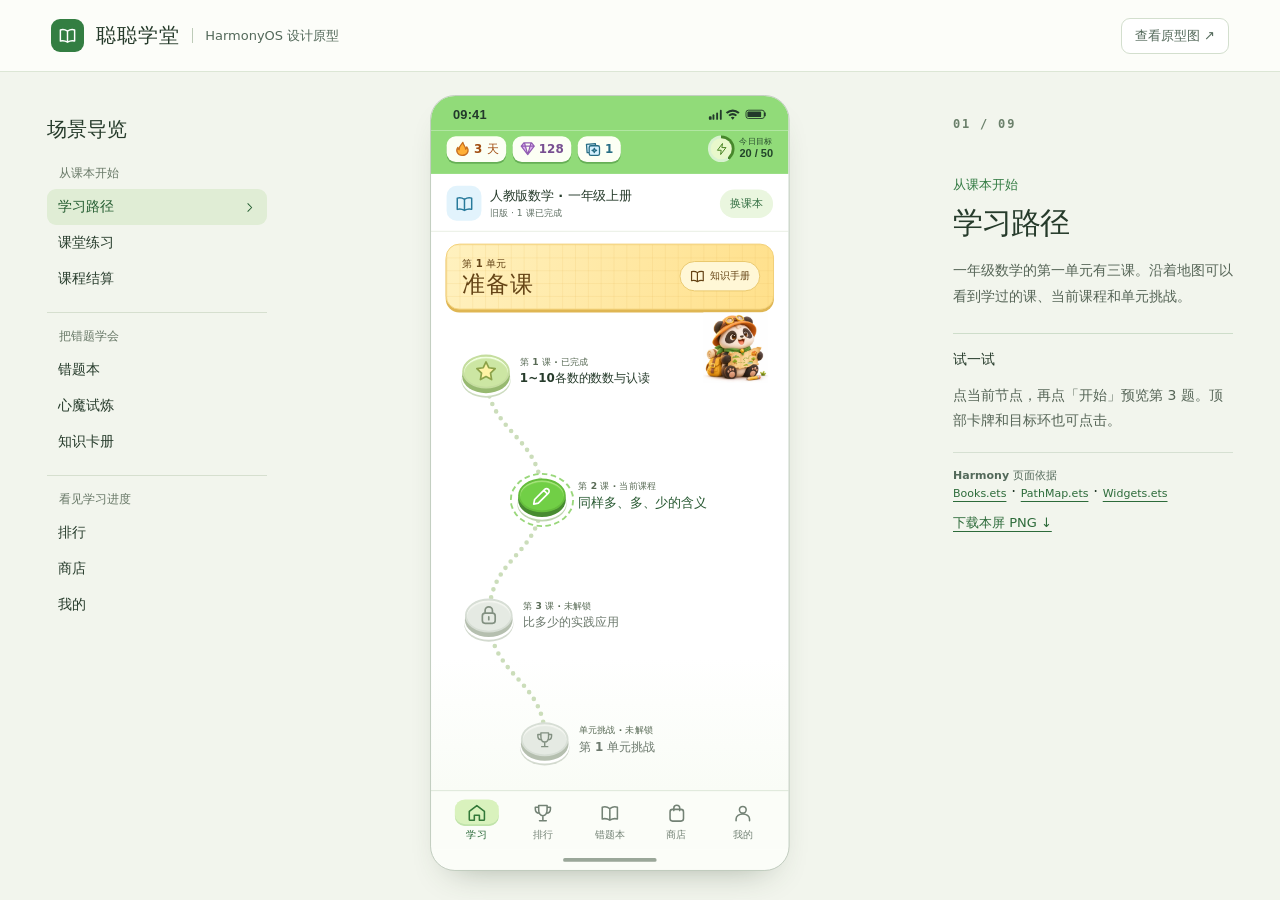
<file: design/prototype/index.html>
<!doctype html>
<html lang="zh-CN">
<head>
  <meta charset="utf-8">
  <meta name="viewport" content="width=device-width,initial-scale=1">
  <title>聪聪学堂 · HarmonyOS 设计原型</title>
  <link rel="stylesheet" href="style.css">
  <link rel="stylesheet" href="recovery.css">
  <link rel="stylesheet" href="tabs.css">
  <script defer src="recovery.js"></script>
  <script defer src="tabs.js"></script>
  <script defer src="main.js"></script>
</head>
<body>
  <header class="viewer-head">
    <div class="viewer-brand"><span id="brand-icon"></span><b>聪聪学堂</b><i></i><span>HarmonyOS 设计原型</span></div>
    <a class="board-link" href="boards.html?page=1">查看原型图 ↗</a>
  </header>
  <main class="studio">
    <aside class="scene-menu">
      <h2>场景导览</h2>
      <nav id="scene-list" aria-label="原型场景"></nav>
      <div class="mobile-picker"><label for="scene-picker">切换场景</label><select id="scene-picker"></select></div>
    </aside>
    <div class="phone-stage"><div class="phone-space"><section class="phone" id="phone" aria-label="手机界面"></section></div></div>
    <aside class="scene-notes" aria-label="场景说明">
      <div class="page-mark" id="page-mark"></div>
      <p id="group-name"></p><h1 id="scene-name"></h1>
      <p id="scene-desc"></p>
      <div class="note-rule"></div><h3>试一试</h3><p id="scene-action"></p>
      <div class="sources"><span>Harmony 页面依据</span><div id="source-ref"></div></div>
      <a id="download" download>下载本屏 PNG ↓</a>
    </aside>
  </main>
</body>
</html>
</file>
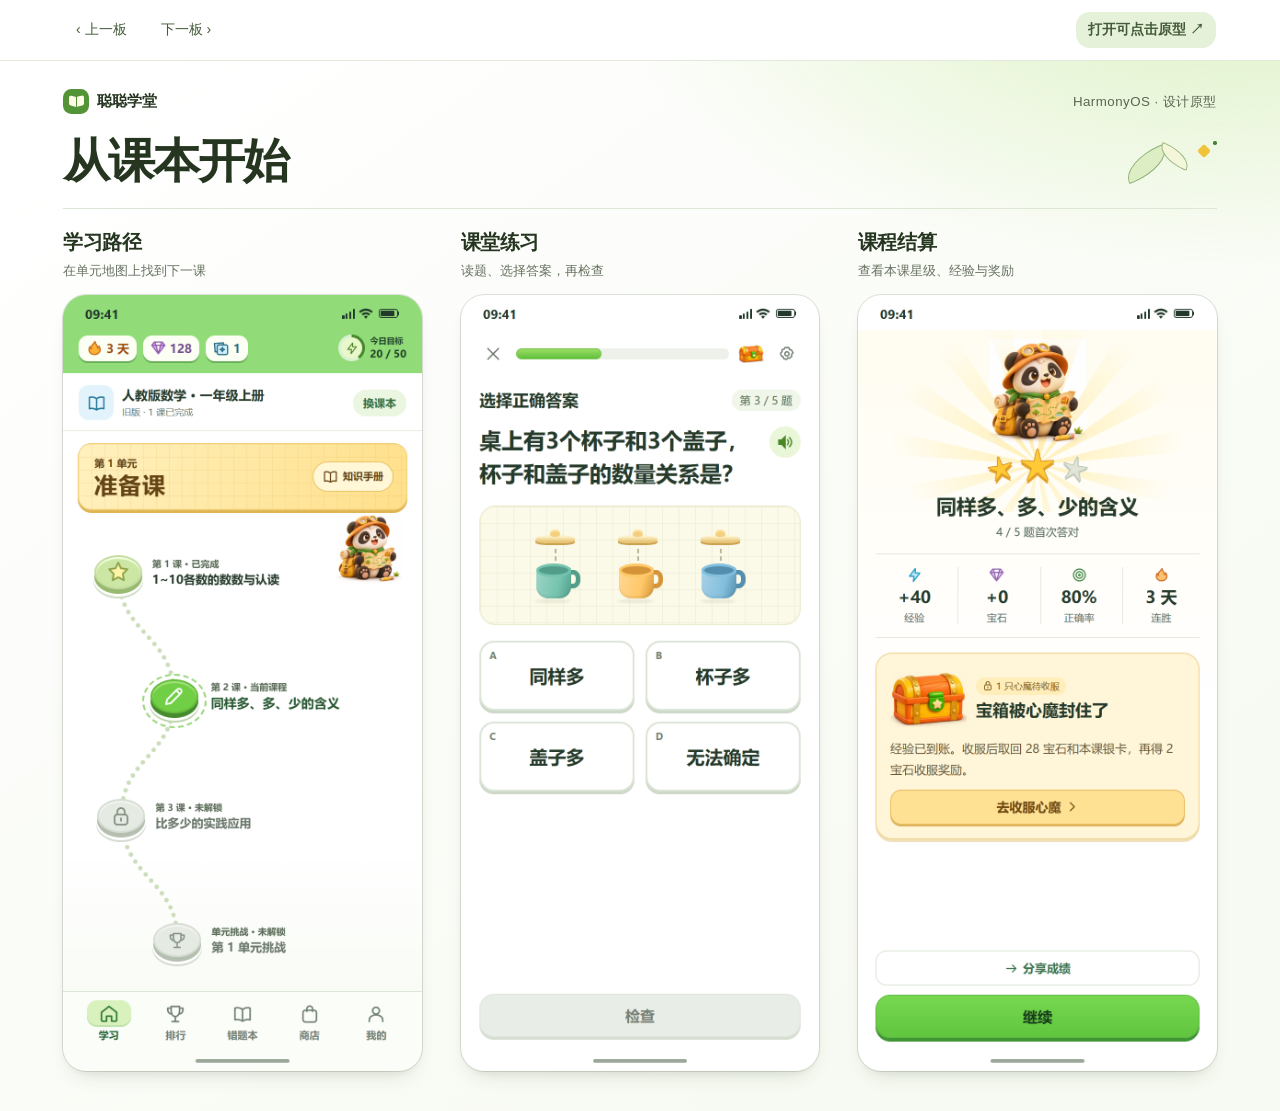
<file: design/prototype/boards.html>
<!doctype html>
<html lang="zh-CN">
<head>
  <meta charset="utf-8">
  <meta name="viewport" content="width=device-width,initial-scale=1">
  <title>聪聪学堂 · 设计原型</title>
  <style>
    * { box-sizing: border-box; }
    :root {
      font-family: "HarmonyOS Sans SC", "Microsoft YaHei UI", "Microsoft YaHei", sans-serif;
      color: #253520;
      background: #f0f2e9;
    }
    body { margin: 0; }
    .presentation { width: 1536px; margin: 0 auto; }
    .board {
      --tint: #def2c6;
      --accent: #487d32;
      --paper: #f7faf2;
      --edge: #dce7d4;
      position: relative;
      isolation: isolate;
      width: 1536px;
      padding: 33px 76px 48px;
      overflow: hidden;
      background: radial-gradient(ellipse 710px 350px at 94% -8%, var(--tint), transparent),
        linear-gradient(145deg, #ffffff 4%, var(--paper) 81%);
    }
    .board[data-page="2"] {
      --tint: #ffedb4; --accent: #907223; --paper: #fffcf3; --edge: #eee4c9;
    }
    .board[data-page="3"] {
      --tint: #e2efbc; --accent: #527d3b; --paper: #f7faf2; --edge: #e0e7d3;
    }
    .masthead { display: flex; align-items: center; justify-content: space-between; }
    .brand { display: flex; align-items: center; gap: 10px; font-size: 18px; font-weight: 750; }
    .brand-mark {
      display: inline-block; width: 31px; height: 31px; position: relative;
      border-radius: 10px; background: #539536;
    }
    .brand-mark::before, .brand-mark::after {
      content: ""; position: absolute; top: 9px; width: 8px; height: 12px; background: #fffce6;
    }
    .brand-mark::before { left: 7px; transform: skewY(14deg); border-radius: 3px 1px 0 2px; }
    .brand-mark::after { right: 7px; transform: skewY(-14deg); border-radius: 1px 3px 2px 0; }
    .edition { margin: 0; color: #586653; font-size: 16px; line-height: 30px; letter-spacing: .55px; }
    .intro {
      display: flex; align-items: center; justify-content: space-between;
      height: 114px; border-bottom: 1px solid var(--edge);
    }
    h1 { margin: 0; font-size: 56px; letter-spacing: -2.4px; line-height: 1.25; font-weight: 750; }
    .intro-art { width: 120px; height: 56px; position: relative; }
    .intro-art i { position: absolute; border: 1px solid color-mix(in srgb, var(--accent) 55%, transparent); }
    .intro-art i:nth-child(1) { width: 56px; height: 29px; left: 8px; top: 17px; transform: rotate(-23deg); border-radius: 100% 8% 97% 4%; background: #ddeec5; }
    .intro-art i:nth-child(2) { width: 40px; height: 20px; left: 50px; top: 12px; transform: rotate(24deg); border-radius: 4% 90% 6% 92%; background: #f3f6d8; }
    .intro-art i:nth-child(3) { width: 12px; height: 12px; right: 9px; top: 10px; background: #f0c43a; border: 0; transform: rotate(45deg); border-radius: 3px; }
    .intro-art i:nth-child(4) { width: 4px; height: 4px; right: 0; top: 4px; background: var(--accent); border: 0; border-radius: 50%; }
    .panels { display: grid; grid-template-columns: repeat(3,minmax(0,1fr)); column-gap: 46px; }
    figure { margin: 0; }
    figcaption { padding: 24px 0 17px; }
    h2 { margin: 0 0 5px; font-size: 24px; line-height: 1.36; letter-spacing: -.5px; font-weight: 720; }
    .description { margin: 0; color: #66715f; font-size: 16px; line-height: 1.48; }
    .screen {
      display: block; overflow: hidden; isolation: isolate;
      background: #fff; border-radius: 28px;
      outline: 1px solid rgba(51,74,37,.16);
      box-shadow: 0 3px 7px rgba(43,61,32,.035), 0 14px 26px -13px rgba(47,65,35,.20);
    }
    .screen:focus-visible { outline: 3px solid var(--accent); outline-offset: 5px; }
    .screen img { display: block; width: 100%; height: auto; aspect-ratio: 390/844; }
    .board-nav {
      margin: 0 auto; max-width: 1536px; display: flex; align-items: center; gap: 10px;
      padding: 12px clamp(16px,5vw,76px); background: #fff; border-bottom: 1px solid #e3eadc;
      font-size: 14px;
    }
    .board-nav a {
      display: inline-flex; align-items: center; min-height: 36px; color: #435b38;
      text-decoration: none; border-radius: 14px; padding: 0 12px;
    }
    .board-nav a:hover, .board-nav a:focus-visible { background: #edf5e5; }
    .board-nav a:last-child { margin-left: auto; background: #e5f1d9; font-weight: 650; }
    html.export .board-nav { display: none; }
    @media (max-width: 700px) {
      html:not(.export) .presentation, html:not(.export) .board { width: 100%; }
      html:not(.export) .board { padding: 20px 19px 32px; }
      html:not(.export) .intro { height: 75px; }
      html:not(.export) h1 { font-size: 33px; letter-spacing: -.9px; }
      html:not(.export) .brand { gap: 7px; font-size: 15px; }
      html:not(.export) .edition { font-size: 12px; }
      html:not(.export) .intro-art { transform: scale(.64); transform-origin: right center; }
      html:not(.export) .panels { grid-template-columns: minmax(0, 1fr); }
      html:not(.export) figcaption { padding: 19px 0 12px; }
      html:not(.export) .board-nav { gap: 2px; padding: 6px 10px; }
    }
  </style>
</head>
<body>
  <nav class="board-nav" aria-label="原型导览">
    <a id="previous-board" href="?page=3">‹ 上一板</a>
    <a id="next-board" href="?page=2">下一板 ›</a>
    <a id="open-preview" href="index.html">打开可点击原型 ↗</a>
  </nav>
  <div class="presentation">
    <main class="board" aria-labelledby="board-title">
      <header>
        <div class="masthead">
          <div class="brand"><span class="brand-mark" aria-hidden="true"></span>聪聪学堂</div>
          <p class="edition">HarmonyOS · 设计原型</p>
        </div>
        <div class="intro">
          <h1 id="board-title"></h1>
          <div class="intro-art" aria-hidden="true"><i></i><i></i><i></i><i></i></div>
        </div>
      </header>
      <section class="panels" aria-label="手机画面"></section>
    </main>
  </div>
  <script>
    const pages = [
      {
        title: "从课本开始",
        screens: [
          ["home", "学习路径", "在单元地图上找到下一课"],
          ["lesson", "课堂练习", "读题、选择答案，再检查"],
          ["result", "课程结算", "查看本课星级、经验与奖励"]
        ]
      },
      {
        title: "把错题学会",
        screens: [
          ["review", "错题本", "从待复习的错题开始"],
          ["remedy", "心魔试炼", "重做原题，再挑战变式题"],
          ["cards", "知识卡册", "翻看收集到的课程知识卡"]
        ]
      },
      {
        title: "看见学习进度",
        screens: [
          ["league", "排行", "查看联赛规则和解锁进度"],
          ["shop", "商店", "用宝石兑换补给和装扮"],
          ["profile", "我的", "查看每日任务，领取宝石"]
        ]
      }
    ];
    const query = new URLSearchParams(location.search);
    const exporting = query.get("export") === "1";
    document.documentElement.classList.toggle("export", exporting);
    const requestedPage = Number(query.get("page"));
    const page = pages[requestedPage - 1] || pages[0];
    const pageIndex = pages.indexOf(page);
    document.querySelector(".board").dataset.page = String(pageIndex + 1);
    document.getElementById("previous-board").href = "?page=" + ((pageIndex + pages.length - 1) % pages.length + 1);
    document.getElementById("next-board").href = "?page=" + ((pageIndex + 1) % pages.length + 1);
    document.getElementById("open-preview").href = "index.html#" + page.screens[0][0];
    document.querySelector("h1").textContent = page.title;
    document.title = page.title + " · 聪聪学堂";
    const panels = document.querySelector(".panels");
    panels.innerHTML = page.screens.map(([id,title,description]) => {
      const url = "screens/" + id + ".png";
      return '<figure><figcaption><h2>' + title + '</h2><p class="description">' + description
        + '</p></figcaption><a class="screen" href="' + url + '" aria-label="打开' + title
        + '单屏原图"><img width="780" height="1688" src="' + url + '" alt="' + title + '界面"></a></figure>';
    }).join("");
    function fitBoard() {
      const width = document.documentElement.clientWidth;
      document.querySelector(".presentation").style.zoom = width <= 700 && !exporting ? 1 : Math.min(1, width / 1536);
    }
    fitBoard();
    window.addEventListener("resize", fitBoard);
  </script>
</body>
</html>
</file>
<file: design/prototype/style.css>
:root {
  --ink:#263b2b; --muted:#53695a; --purple:#287c3d; --tint:#ecf8d9; --line:#dbe6d6;
  --amber:#a35a0a; --surface:#fff; --green:#56c641; --edge:#34973c; --phone-scale:1;
  font-family:"HarmonyOS Sans SC","Microsoft YaHei UI","Microsoft YaHei",system-ui,sans-serif;
  color:var(--ink); background:#f2f5ed; font-size:15px; font-synthesis:none;
}
* {box-sizing:border-box}
body,h1,h2,h3,p,figure {margin:0}
button,select,input {font:inherit}
button {cursor:pointer;color:inherit;background:none;border:0;padding:0;text-align:inherit}
button:disabled {cursor:default}
button:focus-visible,a:focus-visible,select:focus-visible,summary:focus-visible {outline:3px solid #2987b9;outline-offset:3px}
button,a {-webkit-tap-highlight-color:transparent}
.ui-icon {flex-shrink:0;display:inline-block;vertical-align:middle}
.study-art {object-fit:contain;display:block;mix-blend-mode:multiply}
.viewer-head {height:72px;padding:0 clamp(22px,4vw,68px);display:flex;justify-content:space-between;align-items:center;background:#fcfdf9;border-bottom:1px solid #dce6d5}
.viewer-brand,.board-link,.viewer-brand>span:first-child {display:flex;align-items:center}
.viewer-brand {gap:12px}.viewer-brand>span:first-child {background:#337e42;border-radius:9px;width:33px;height:33px;justify-content:center;color:white}
.viewer-brand>b {font-size:20px;letter-spacing:1px}.viewer-brand>i {height:15px;width:1px;background:#bdcbb8}.viewer-brand>span:last-child,.board-link {font-size:13px;color:var(--muted)}
.board-link {text-decoration:none;min-height:36px;padding:0 13px;border:1px solid #d3dfce;border-radius:9px;background:white}
.studio {display:grid;grid-template-columns:minmax(150px,220px) minmax(315px,1fr) minmax(180px,280px);gap:clamp(12px,3.5vw,65px);align-items:start;max-width:1250px;margin:0 auto;padding:24px 32px 20px}
.scene-menu,.scene-notes {padding-top:20px}
.scene-menu h2 {font-size:20px;margin-bottom:22px}.scene-menu h3 {font-size:12px;font-weight:650;color:#687867;margin:15px 0 7px 12px}
.scene-menu section+section {border-top:1px solid #d6dfcf;margin-top:15px}
#scene-list button {width:100%;padding:9px 11px;border-radius:9px;display:flex;align-items:center;justify-content:space-between;font-size:14px}
#scene-list button svg {opacity:0}#scene-list .active {background:#e0edd5;color:#245d31;font-weight:700}#scene-list .active svg {opacity:1}
.phone-stage {display:grid;justify-content:center}
.phone-space {width:calc(390px * var(--phone-scale));height:calc(844px * var(--phone-scale))}
.phone {width:390px;height:844px;transform:scale(var(--phone-scale));transform-origin:left top;display:flex;flex-flow:column;position:relative;overflow:hidden;border-radius:26px;isolation:isolate;background:white;outline:1px solid #bfcbbd;box-shadow:0 18px 39px -23px #34472f78}
.phone-status {height:38px;flex:none;display:flex;align-items:center;gap:4px;padding:2px 24px 0;color:#22392b;background:#fff;font-family:"Segoe UI",sans-serif}
.phone-status time {font-size:14px;letter-spacing:.2px;font-weight:700;margin-right:auto}.signal {display:flex;align-items:end;gap:1.3px;height:11px}
.signal i {width:2.5px;border-radius:1px;background:currentColor}.signal i:nth-child(1){height:4px}.signal i:nth-child(2){height:6px}.signal i:nth-child(3){height:8px}.signal i:nth-child(4){height:11px}
.battery {width:21px;height:10px;border:1px solid currentColor;border-radius:3px;position:relative;margin:0 2px}.battery:before {content:"";position:absolute;inset:1.2px 3px 1.2px 1px;border-radius:1px;background:currentColor}.battery:after {content:"";width:1.5px;height:4px;background:currentColor;position:absolute;left:100%;top:2px}
.app-body {flex:1;min-height:0;overflow:auto;scrollbar-width:none;overscroll-behavior:contain;background:#fff}
.app-body::-webkit-scrollbar {display:none}
.phone:has([data-scene=home]) .phone-status {background:#91db79}
.bottom-nav {height:65px;flex:none;display:flex;align-items:center;justify-content:space-evenly;background:#fbfdf8;border-top:1px solid var(--line);padding:3px 5px}
.bottom-nav button {min-width:56px;display:flex;align-items:center;flex-direction:column;gap:2px;font-size:11px;font-weight:650;color:#738275;line-height:15px}
.bottom-nav button>span {width:48px;height:29px;display:grid;place-items:center;border-radius:11px}
.bottom-nav button.active {color:#226431}.bottom-nav button.active>span {background:#d9f2bd;box-shadow:inset 0 -2px #c0e3ab;color:#327838}
.gesture {height:22px;flex:none;background:#fbfdf8;display:grid;place-items:center}.gesture i {width:102px;height:4px;border-radius:99px;background:#9aa799}
.immersive .gesture {background:white}
.page-mark {font:600 12px/1.4 Consolas,monospace;letter-spacing:1.8px;color:#6b806b}
#group-name {font-size:13px;color:#337b43;margin:43px 0 9px;font-weight:700}.scene-notes h1 {font-size:30px;letter-spacing:-1px}
#scene-desc,#scene-action {font-size:14px;line-height:1.85;color:#566557;margin:14px 0}
.note-rule {border-top:1px solid #ceddca;margin:23px 0 17px}.scene-notes h3 {font-size:14px}.scene-notes a {display:inline-block;color:#2d6b3a;font-size:13px;margin-top:10px;text-underline-offset:4px}
.mobile-picker {display:none}
.learn-page {min-height:100%;background:linear-gradient(180deg,#fff 80%,#f9fcf6);display:flex;flex-direction:column}
.home-stats {min-height:47px;padding:0 17px 8px;display:flex;align-items:center;gap:7px;background:#91db79;color:#23462a}
.stat-badge {height:28px;display:inline-flex;align-items:center;gap:4px;padding:0 8px;border-radius:10px;background:#fcfff4;font-size:13px;font-weight:750;box-shadow:0 2px #66af56;white-space:nowrap}
.stat-badge.streak {color:#a14e12}.streak svg {fill:#ffb036;stroke:#c77020}.stat-badge.money {color:#774e91}.money svg {fill:#e1b2f3;stroke:#915eb2}.card-count {color:#276d84}.card-count svg {fill:#d5f1ff}
.goal-toggle {margin-left:auto;display:flex;gap:5px;align-items:center;font-size:9px;font-weight:650;line-height:1.25;white-space:nowrap}.goal-toggle b {display:block;font:750 12px/1.35 "Segoe UI",sans-serif}
.goal-toggle i {background:conic-gradient(#47872b var(--goal),#ffffffa6 0);border-radius:50%;width:29px;height:29px;position:relative;display:grid;place-items:center;isolation:isolate;color:#488322}
.goal-toggle i:before {content:"";position:absolute;inset:3px;background:#e8f8cb;border-radius:50%;z-index:-1}
.book-row {display:flex;align-items:center;gap:6px;padding:13px 17px 11px;border-bottom:1px solid #e7ede1;background:#fff}
.book-title {display:flex;align-items:center;gap:9px;min-width:0;flex:1}.book-title strong,.book-title small {display:block}.book-title strong {font-size:14px}.book-title small {font-size:10px;color:#607064;margin-top:3px}
.book-symbol {background:#e2f3fc;color:#287a9b;border-radius:11px;width:38px;height:38px;display:grid;place-items:center}
.switch-book,.unit-banner button {font-weight:700;white-space:nowrap;border-radius:99px}
.switch-book {background:#eaf6df;color:#367044;font-size:12px;padding:7px 11px}
.map-panel {margin:13px 16px 3px;flex:1;display:flex;flex-direction:column}
.unit-banner {position:relative;display:flex;align-items:center;justify-content:space-between;background-color:#ffe59a;background-image:linear-gradient(#e9bd602d 1px,transparent 1px),linear-gradient(90deg,#e9bd602d 1px,transparent 1px),linear-gradient(108deg,#fff1bf,#ffe08b);background-size:14px 14px,14px 14px,100% 100%;box-shadow:0 3px #dfb653;border:1px solid #f1cf79;border-radius:15px;padding:10px 14px 10px 17px;color:#654416}
.unit-banner small {font-size:11px;font-weight:700}.unit-banner h1 {font-size:25px;letter-spacing:1px;line-height:1.26}
.unit-banner button {border:1px solid #e9c667;background:#fff7d6;padding:7px 10px;font-size:11px;display:flex;align-items:center;gap:5px}
.path-map {position:relative;flex:1;min-height:260px;isolation:isolate}
.path-line {position:absolute;width:100%;height:100%;inset:0;z-index:-1}
.map-panda {position:absolute;right:3px;top:3px;width:77px;height:77px}.map-panda img {width:100%;height:100%}
.map-stop {position:absolute;display:flex;align-items:center;gap:11px;max-width:calc(100% - 24px);min-height:58px;transform:translateY(-50%)}
.map-stop.current {right:0}
.stop-1 {left:5%;top:13%}.stop-2 {left:22%;top:39%}.stop-3 {left:6%;top:64%}.stop-exam {left:23%;top:min(90%,calc(100% - 34px))}
.node-icon {
  --node-highlight:#f3ffe4; --node-rim:#97b970; --node-base:#cddcc0;
  position:relative;flex:none;width:52px;aspect-ratio:52 / 37;display:grid;place-items:center;
  background:#cce6a3;color:#51772e;border:2px solid #c5dd9f;border-radius:50%;
  box-shadow:inset 0 2px 1px var(--node-highlight),0 5px var(--node-rim),0 7px 0 1px #fff,0 9px 0 1px var(--node-base);
}
.node-label {display:flex;flex-direction:column;gap:2px;align-items:start;white-space:nowrap}.node-label small {font-size:10px;font-weight:700;color:#596b56}.node-label strong {font-size:13px}
.current .node-icon {--node-highlight:#a7e47d;--node-rim:#478b30;--node-base:#bed5ae;background:#71cf46;border-color:#65bd3c;color:#fff}
.current .node-icon:before {content:"";position:absolute;inset:-8px -11px -18px;border:2px dashed #99d77a;border-radius:50%}
.current .node-label {margin-left:3px}.current .node-label strong {color:#285932;font-size:14px}
.locked .node-icon {--node-highlight:#f4f6f1;--node-rim:#b5bfaf;--node-base:#d3dacf;background:#e5eae3;color:#829081;border-color:#d7ded5}
.locked .node-label {color:#6c796d}.done .node-icon svg {fill:#fff3a5;stroke:#8ca249}
.icon-btn,.audio-btn {display:grid;place-items:center;height:34px;width:34px;flex:none;border-radius:50%;color:#657466}
.lesson-page {display:flex;flex-direction:column;min-height:100%;padding:0 20px 15px;background:white}
.lesson-progress {display:flex;gap:10px;align-items:center;min-height:52px}
.progress-segs {flex:1;height:12px;border-radius:22px;background:#edf1ea;overflow:hidden}
.progress-segs i {display:block;width:40%;height:100%;border:1px solid #73c34a;border-radius:22px;background:linear-gradient(#9ade63,#61c23f)}
.lesson-gift {display:grid;place-items:center;min-width:28px;font-size:13px}.lesson-progress .icon-btn {width:30px}
.q-header {display:flex;align-items:center;justify-content:space-between;margin:13px 0 14px}.q-header strong {font-size:18px}.q-header>span {color:#587258;font-size:12px;background:#f0f6e9;border-radius:20px;padding:4px 9px}
.question-stem {display:flex;align-items:flex-start;gap:9px}.question-stem h1 {flex:1;font-size:24px;line-height:1.5;letter-spacing:0}
.audio-btn {background:#e9f6d7;color:#498728;margin-top:3px}
.math-board {height:130px;flex:none;border:1px solid #e8e8c9;border-radius:18px;background-color:#fbf9e8;background-image:linear-gradient(#d8daba40 1px,transparent 1px),linear-gradient(90deg,#d8daba40 1px,transparent 1px);background-size:18px 18px;margin:17px 0}
.pair-row {height:100%;display:flex;justify-content:space-evenly;align-items:center;padding:0 18px}
.cup-pair {position:relative;width:48px;height:93px;--cup:#75c4af;--dark:#529d8a}
.cup-pair:nth-child(2){--cup:#ffc868;--dark:#d59437}.cup-pair:nth-child(3){--cup:#84bfdd;--dark:#538eae}
.lid {position:absolute;width:43px;height:9px;background:linear-gradient(#fff3ca 18%,#e9c577 80%);border-radius:55% 55% 36% 36%;box-shadow:0 2px #c9a04d;top:13px;left:0}.lid i {position:absolute;top:-6px;left:16px;width:11px;height:8px;border-radius:50% 50% 35% 35%;background:#f4cf80;box-shadow:inset 0 2px #ffe7a7}
.paired {position:absolute;left:21px;top:28px;height:13px;border-left:2px dashed #b9b69a}
.cup-holder {position:absolute;top:48px;left:1px;width:38px;height:34px}.cup-holder i {position:absolute;border:5px solid var(--dark);width:17px;height:20px;right:-10px;top:3px;border-radius:45%}.cup-holder b {position:absolute;inset:0;border-radius:3px 3px 13px 13px;background:linear-gradient(105deg,color-mix(in srgb,var(--cup),white 30%),var(--cup) 64%,var(--dark));box-shadow:inset 0 -3px #0000000c}.cup-holder b:before {content:"";position:absolute;top:-4px;left:0;right:0;height:9px;border-radius:50%;background:var(--dark);border:3px solid var(--cup)}
.cup-shadow {position:absolute;top:83px;width:38px;height:4px;border-radius:50%;background:#86917224;filter:blur(1px)}
.answer-grid {display:grid;grid-template-columns:repeat(2,minmax(0,1fr));gap:12px}
.option {position:relative;display:flex;align-items:center;justify-content:center;gap:7px;border:2px solid #dce5d7;border-radius:16px;min-height:76px;box-shadow:0 3px #cdd8c8;background:white;text-align:center}.option>span {position:absolute;left:9px;top:6px;color:#718271;font:650 11px "Segoe UI",sans-serif}.option strong {font-size:20px}
.option.picked,.option.correct {border-color:#79bc51;background:#eff9e6;color:#317636;box-shadow:0 3px #a1c789}.option.wrong {background:#fff0e9;border-color:#dc846a;color:#953b27;box-shadow:0 3px #d49481}
.lesson-action {margin-top:auto;padding-top:16px}.cta {display:flex;align-items:center;justify-content:center;gap:7px;width:100%;min-height:47px;background:linear-gradient(#77d850,#61c63f);border:1px solid #62b840;box-shadow:0 4px #3f9734;border-radius:16px;font-weight:750;font-size:16px;color:#163c1a}
.cta:active:not(:disabled),.option:active:not(:disabled){transform:translateY(2px)}
.cta:disabled {background:#e9ede7;color:#778276;box-shadow:0 3px #d6ded2;border-color:#e0e6dc}
.answer-feedback {display:flex;align-items:center;gap:9px;margin-bottom:12px;color:#9a4d24;background:#fff2df;border-radius:12px;padding:9px 12px}.answer-feedback.good {background:#ebf8df;color:#34733d}.answer-feedback p {font-size:12px;margin-top:2px}
.result-page {min-height:100%;display:flex;flex-direction:column;padding:0 19px 14px;background:linear-gradient(180deg,#fffdf1,white 51%)}
.result-scroll {flex:1}.award-stage {position:relative;isolation:isolate;overflow:hidden;text-align:center;padding:10px 0 16px}.rays {position:absolute;z-index:-1;inset:0 0 45px;background:repeating-conic-gradient(from 10deg at 50% 74%,#fff0b7 0 9deg,transparent 9deg 22deg);mask-image:radial-gradient(ellipse 45% 65% at 50% 60%,black 5%,transparent 100%)}
.congrats {display:grid;place-items:center}.congrats img {width:118px;height:115px}
.stage-stars {height:47px;display:flex;justify-content:center;align-items:center;gap:7px}.stage-stars span {font:700 35px/1 "Segoe UI",sans-serif;color:#ffca36;-webkit-text-stroke:.8px #d79428;text-shadow:0 3px #e7a42a;transform:rotate(-12deg)}.stage-stars span:nth-child(2) {font-size:48px;transform:translateY(-5px)}.stage-stars span:last-child {transform:rotate(12deg)}.stage-stars .empty {color:#e1e5d9;-webkit-text-stroke:.8px #bcc7b6;text-shadow:0 2px #c9d0c1}
.award-stage h1 {font-size:22px;margin:6px 0}.award-stage p {font-size:12px;color:var(--muted)}
.result-stats {display:grid;grid-template-columns:repeat(4,1fr);gap:5px;border-block:1px solid #e3e9dc;padding:14px 0}.result-stats>div {display:grid;justify-items:center;gap:4px}.result-stats>div+div {border-left:1px solid #e3e9dc}.result-stats strong {font-size:18px}.result-stats small {font-size:11px;color:var(--muted)}.res-bolt svg {color:#269bc4;fill:#bfeafa}.res-diamond svg {color:#9668b5;fill:#e6cdf3}.res-fire svg {color:#cb7123;fill:#ffc070}.res-target svg {color:#46894a}
.reward-card {margin:16px 0;padding:13px 15px 15px;background:#fff6da;border:1px solid #efd18c;border-radius:18px;box-shadow:0 3px #f0e1ba}
.reward-top {display:flex;align-items:center;gap:10px}.reward-top h2 {font-size:18px;margin-top:5px}.amber-chip {font-size:10px;color:#795411;display:inline-flex;align-items:center;gap:3px;background:#ffedba;border-radius:20px;padding:3px 7px}
.reward-card p {color:#6a5835;font-size:13px;line-height:1.75;margin:6px 0 10px}.reward-btn {display:flex;align-items:center;justify-content:center;gap:4px;width:100%;height:38px;background:#ffe194;border:1px solid #e8bb5f;border-radius:12px;color:#704810;font-weight:700;box-shadow:0 2px #deb45b;font-size:14px}
.result-action {margin-top:auto;display:grid;gap:10px}.share-btn,.plain-btn {display:flex;align-items:center;justify-content:center;gap:5px;min-height:38px;font-size:13px;color:#3d7751;font-weight:650}
.share-btn {border:1px solid var(--line);border-radius:12px;background:#fff}.sheet-wrap {position:absolute;inset:0;z-index:20;display:flex;align-items:flex-end;background:#132d2459}.sheet {background:white;padding:25px 22px 21px;border-radius:24px 24px 0 0;width:100%;max-height:80%;overflow:auto;position:relative}
.sheet>.icon-btn {position:absolute;right:9px;top:9px}.sheet h2 {font-size:21px;padding-right:24px}.sheet>small {display:block;margin-top:6px;color:var(--muted)}.sheet h3,.sheet ol,.sheet p,.sheet .cta,.sample-book,.setting-rows {margin:13px 0}.sheet li {padding:5px 0}.sheet li small {float:right;color:var(--muted)}.sheet .plain-btn {width:100%}
.sample-book {display:flex;gap:9px;align-items:center}.sample-book p {font-size:12px;color:var(--muted);margin:3px 0}.setting-rows label {display:flex;justify-content:space-between;padding:10px 0;border-bottom:1px solid var(--line)}.setting-rows input {accent-color:#56ae46}.share-preview {display:grid;justify-items:center;margin-top:8px}
@media(max-width:930px) and (min-width:701px){.studio{grid-template-columns:155px 1fr;gap:18px}.scene-notes{grid-column:1/-1;display:none}}
@media(max-width:700px){body{background:white}.viewer-head{height:46px;padding:0 12px}.viewer-brand{gap:7px}.viewer-brand b{font-size:15px}.viewer-brand>i,.viewer-brand>span:last-child{display:none}.viewer-brand>span:first-child{height:27px;width:27px}.board-link{font-size:11px;min-height:29px;padding:0 8px}.studio{display:block;padding:0}.scene-menu{padding:6px 12px;background:#f3f7ef}.scene-menu h2,.scene-menu nav,.scene-notes{display:none}.mobile-picker{display:flex;align-items:center;justify-content:space-between;font-size:12px}.mobile-picker select{border:1px solid var(--line);border-radius:8px;padding:4px;color:var(--ink);background:white;max-width:69%}.phone-stage{display:block}.phone-space,.phone{width:100%;height:calc(100dvh - 83px);min-height:380px}.phone{border-radius:0;box-shadow:none;outline:none;transform:none}}
html.capture,html.capture body {background:white;overflow:hidden}.capture .viewer-head,.capture .scene-menu,.capture .scene-notes {display:none}.capture .studio,.capture .phone-stage,.capture .phone-space {margin:0;padding:0;display:block;width:100vw;height:100vh;max-width:none}.capture .phone {height:100vh;min-height:0;width:100vw;outline:0;border:0;transform:none;box-shadow:none;border-radius:0}
@media(min-width:701px){.phone-stage{min-width:0}}
.sources{margin:18px 0 3px;border-top:1px solid #d6e0d2;padding-top:12px}.sources>span{font-size:11px;color:var(--muted);font-weight:700}.sources a{font-size:11px;margin-top:4px}
.goal-list{display:grid;grid-template-columns:1fr 1fr;gap:10px;margin:16px 0}.goal-list button{border:1px solid var(--line);border-radius:12px;padding:12px;text-align:center}.goal-list [aria-pressed=true]{background:#e0f1cd;border-color:#7ab653;color:#34682c}
</file>
<file: design/prototype/recovery.css>
.r-page {
  --paper: #fff6d2;
  --gold-edge: #e9b952;
  --graph: linear-gradient(#e7bc6326 1px,transparent 1px),linear-gradient(90deg,#e7bc6326 1px,transparent 1px);
  position: relative; display: flex; flex-direction: column; width: 100%; min-height: 100%;
  padding: 0 18px 18px; color: var(--ink); background: white;
}
.r-page svg { flex: none; }
.r-page p { color: var(--muted); font-size: 13px; line-height: 1.55; }
.r-page h1,.r-page h2,.r-page h3,.r-page p,.r-rules { margin: 0; }
.r-page .r-page-head {
  display: flex; align-items: center; gap: 9px; min-height: 65px; flex: none; padding: 7px 19px 14px;
  margin: 0 -18px 16px; color: #203d28; background: #91db79; border-bottom: 3px solid #79c663;
}
.phone:has(.r-page) .phone-status { background: #91db79; }
.r-page-head h1 { font-size: 29px; line-height: 1.3; font-weight: 800; letter-spacing: -.045em; }
.r-back,.r-headmark,.r-guardian-mark,.r-rule-ico {
  display: inline-grid; place-items: center; flex: none; width: 38px; height: 38px;
  border-radius: 13px; background: #f1fbdf; color: #327535;
}
.r-back { width: 38px; height: 38px; border: 1px solid #77c260; box-shadow: 0 2px #70b861; }
.r-page-head .r-headmark { margin-left: auto; width: auto; padding: 0 12px; font-size: 13px; font-weight: 750; border-radius: 20px; }
.r-section-head,.r-item-foot,.r-banner-foot,.r-collection-label,.r-quiz-progress,.r-unit-title,.r-guardian,
.r-prize-pay,.r-item-kicker,.r-dialog-head { display: flex; align-items: center; }
.r-section-head,.r-unit-title,.r-banner-foot,.r-item-foot,.r-dialog-head,.r-quiz-progress { justify-content: space-between; }
.r-section-head { margin: 14px 1px 10px; }
.r-section-head h3,.r-unit-title h2 { font-size: 19px; font-weight: 780; }
.r-section-head>span,.r-unit-title>div>span,.r-item-kicker { color: var(--muted); font-size: 12px; font-weight: 600; }
.r-chest-banner,.r-relic,.r-collection-banner { position: relative; border-radius: 18px; }
.r-chest-banner,.r-relic {
  background-color: var(--paper); background-image: var(--graph); background-size: 16px 16px;
  border: 2px solid #f4cf76; box-shadow: 0 3px var(--gold-edge); 
}
.r-chest-banner { padding: 16px 15px 12px; }
.r-banner-ink { position:relative; z-index:1; width: 65%; min-height: 100px; }
.r-tag,.r-small-chip,.r-chip-button,.r-secondary,.r-primary,.r-rank,.r-relic-id { display: inline-flex; align-items: center; justify-content: center; gap: 5px; }
.r-tag,.r-small-chip,.r-relic-id { border-radius: 100px; font-size: 11px; font-weight: 720; padding: 4px 9px; }
.r-tag { color:#387538; background:#e6f6d7; }
.r-tag-ink,.r-relic-id { color: #854c0a; background: #ffdf83; }
.r-banner-ink h3 { margin: 8px 0 4px; font-size: 23px; color: #71421a; line-height: 1.25; }
.r-banner-ink p { color: #796142; }
.r-review-art { position: absolute; right: 9px; top: 3px; }
.r-banner-foot { padding-top: 10px; border-top: 1px dashed #d8ac54; }
.r-banner-foot>span { display: flex; gap: 5px; align-items: center; color: #79521f; font-size: 12px; font-weight: 700; }
.r-banner-foot i { width: 2px; height: 2px; border-radius: 50%; background: currentColor; }
.r-chip-button,.r-primary { border:1px solid #61b443; background:linear-gradient(#78da55,#61c641); box-shadow:0 3px #399235; color:#193f1c; font-weight: 780; }
.r-chip-button { min-height: 34px; border-radius: 14px; padding: 0 13px; }
.r-primary { width: 100%; min-height: 47px; border-radius: 17px; font-size: 16px; }
.r-primary:disabled { background: #e9ede7; border-color: #dce2da; color: #758272; box-shadow: 0 3px #d2dad0; }
.r-primary:active:not(:disabled),.r-chip-button:active { transform: translateY(2px); }
.r-secondary { min-height: 42px; border-radius: 12px; background: #ecf6df; color: #276a32; padding: 0 13px; border: 1px solid #cbe2b8; font-weight: 750; }
.r-question-item,.r-rules,.r-guardian,.r-empty { border: 1px solid var(--line); border-radius: 17px; }
.r-item-kicker { gap: 5px; }
.r-small-chip { background: #fff0cc; color:#8e5b17; }
.r-empty,.r-help,.r-prize { padding: 28px 18px; text-align: center; }
.r-empty-art,.r-relic-art,.r-help>.study-art { display: grid; place-content: center; margin: auto; }
.r-empty h3,.r-help h2,.r-prize h2 { font-size: 25px; margin: 9px 0; }
.r-empty .r-secondary { margin-top: 23px; }.r-help p { margin: 12px auto; max-width: 280px; }
.r-remedy-body { flex: 1; display:flex; flex-direction:column; }
.r-relic { text-align: center; padding: 12px 10px 16px; }
.r-relic-id { align-self: flex-start; background:#ffe398; }
.r-relic-art { margin: 5px auto; }
.r-relic h2 { font-size: 24px; line-height:1.35; color:#6b441c; margin-bottom:4px; }
.r-relic p { color:#7d603d; }
.r-rules { list-style:none; padding:0 14px; background:#fff; box-shadow:0 2px #edf1e8; }
.r-rules li { display:flex; align-items:center; gap:12px; padding:12px 0; }
.r-rules li+li { border-top:1px dashed var(--line); }
.r-rules b,.r-guardian b { font-size:15px; }
.r-rules p,.r-guardian p { font-size:12px; margin-top:3px; }
.r-honey { background:#fff0c4; color:#975e19; }
.r-action-foot { margin-top:auto; padding-top:20px; }
.r-quiz-progress { font-size:13px; color:var(--muted); margin:2px 0 7px; }
.r-quiz-progress strong { color:var(--purple); }
.r-progress { height:8px; border-radius:8px; overflow:hidden; background:#e5ecdf; }
.r-progress i { display:block; height:100%; background:#77c74a; border-radius:8px; }
.r-quiz-heading { margin:25px 0 20px; }
.r-quiz-heading h2 { font-size:24px; line-height:1.52; margin:10px 0 0; }
.r-options { display:grid; grid-template-columns:1fr 1fr; gap:12px; }
.r-option { min-height:72px; border:2px solid #dbe6d7; box-shadow:0 3px #d7e1d2; border-radius:15px; text-align:center; font-size:19px; font-weight:750; }
.r-option.r-selected,.r-option.r-correct { background:#e9f9d6; border-color:#7abe54; box-shadow:0 3px #6ba74d; color:#28682f; }
.r-option.r-wrong { background:#fff0df; border-color:#efa46a; box-shadow:0 3px #d18d52; color:#924c28; }
.r-feedback { margin-top:22px; border:1px solid #ebd0a5; border-radius:14px; padding:13px; background:#fff3dd; }
.r-feedback.r-positive { background:#edf9e5; border-color:#cde4be; }
.r-feedback p { margin-top:4px; }
.r-prize { margin:auto; }.r-prize .r-tag { margin:12px 0 0; }.r-prize h2 { font-size:30px; }
.r-prize-pay { justify-content:center; gap:14px; padding:15px 0 6px; }
.r-prize-pay>div { display:flex; align-items:center; gap:5px; color:#895322; }.r-prize-pay b { white-space:nowrap; }
.r-collection-banner { display:flex; align-items:center; padding:14px 18px; min-height:135px; overflow:hidden;
  background:var(--graph),linear-gradient(105deg,#fff0bd,#ffebaf); background-size:16px 16px,16px 16px,100% 100%; border:2px solid #f3ce74; box-shadow:0 3px #e9b951; }
.r-collection-banner>div:first-child { position:relative; z-index:1; }.r-collection-banner p { color:#885e27; font-size:12px; }
.r-collection-label { gap:5px; font-size:12px; font-weight:700; color:#805528; }
.r-big-count { display:flex; align-items:baseline; gap:7px; margin:7px 0 1px; color:#72451d; }
.r-big-count b { font:800 38px/1 "Segoe UI",sans-serif; }.r-big-count span { font-size:16px; font-weight:650; }
.r-collection-art { position:absolute; right:4px; top:5px; }
.r-unit-title { margin:21px 2px 9px; align-items:flex-end; }.r-unit-title h2 { margin-top:2px; }
.r-unit-title>b { color:var(--purple); font:750 14px "Segoe UI",sans-serif; border-radius:12px; padding:3px 9px; background:#edf8dc; }
.r-deck { display:grid; grid-template-columns:repeat(3,minmax(0,1fr)); gap:8px; container-type:inline-size; }
.r-tier-3 { --frame:#eab34e; --fill:#fff3ce; --stamp:#b77b1e; --base:#d2a047; }
.r-tier-2 { --frame:#b6c5ce; --fill:#edf3f5; --stamp:#5a7589; --base:#9cabb6; }
.r-tier-0 { --frame:#d9ddd8; --fill:#f2f4f0; --stamp:#878e89; --base:#cbd1c9; }
.r-card-tile,.r-detail-face { background:var(--fill); color:var(--ink); border:3px solid var(--frame); border-radius:13px; box-shadow:0 3px var(--base); }
.r-card-tile {
  display:grid; grid-template: minmax(0,1fr) / minmax(0,1fr); align-self:start;
  width:100%; min-width:0; min-height:0; aspect-ratio:11 / 15; padding:3px;
}
.r-tile-inner {
  display:grid; grid-template-rows:auto minmax(0,1fr) auto; place-items:center; gap:3px;
  min-width:0; padding:clamp(4px,1.6cqw,10px) 2px; border:1px dashed var(--frame); border-radius:8px;
}
.r-rank { font-size:10px; border-radius:10px; color:var(--stamp); font-weight:800; }
.r-tile-motif { width:41px; height:41px; border-radius:50%; display:grid; place-items:center; color:var(--stamp); border:1px solid var(--frame); background:#ffffff91; }
.r-card-tile .r-tile-motif { width:clamp(31px,12cqw,62px); height:auto; aspect-ratio:1; }
.r-card-tile .r-rank { font-size:clamp(10px,2.8cqw,13px); }
.r-numbers { display:flex; align-items:center; gap:0; font:bold 19px/1 "Segoe UI",sans-serif; }
.r-numbers i:nth-child(1) { transform:rotate(-12deg) translateY(3px); }.r-numbers i:nth-child(2) { transform:translateY(-4px); }.r-numbers i:nth-child(3) { transform:rotate(15deg) translateY(3px); }
.r-counters { display:grid; grid-template-columns:repeat(3,6px); gap:3px; transform:rotate(-8deg); }
.r-counters i { border-radius:50%; width:6px; height:6px; background:var(--stamp); }.r-counters i:nth-child(n+4) { background:#c58b46; }
.r-tile-inner>b { max-width:100%; overflow-wrap:anywhere; text-wrap:balance; font-size:clamp(12px,3.45cqw,16px); text-align:center; line-height:1.35; }.r-tier-0 { color:var(--stamp); }
.r-guardian { gap:10px; background:#f6f8f2; padding:9px 11px; margin:0 0 11px; }
.r-guardian-mark { color:#7c877b; background:#e6ebe2; }
.r-gem-progress { display:flex; gap:4px; margin-left:auto; padding:0 5px; }
.r-gem-progress i { width:7px; height:7px; transform:rotate(45deg); background:#d5decf; border-radius:2px; }
.r-gem-progress i.r-filled { background:#76b855; }
.r-cards.r-has-dialog::after { content:""; position:absolute; inset:0; z-index:3; background:#1e321f55; }
.r-card-dialog { position:absolute; inset:37px 0 auto; z-index:4; margin:0 auto; max-height:min(600px,calc(100dvh - 250px)); width:min(300px,calc(100% - 34px)); max-width:none; overflow:auto; padding:17px; background:white; color:var(--ink); border:1px solid #d8e4cf; border-radius:20px; box-shadow:0 16px 45px #2a382833; }
.r-dialog-head { color:var(--muted); font-size:12px; font-weight:700; margin-bottom:14px; }
.r-dialog-head button { width:32px; height:32px; display:grid; place-content:center; border-radius:50%; background:#f2f6ee; }
.r-detail-face { display:flex; flex-direction:column; align-items:center; justify-content:center; text-align:center; gap:15px; padding:24px 15px; margin:7px auto 15px; width:min(220px,100%); aspect-ratio:11 / 15; }
.r-detail-face .r-rank { font-size:14px; }.r-detail-face .r-tile-motif { width:62px; height:62px; }.r-detail-face .r-numbers,.r-detail-face .r-counters { transform:scale(1.5); }
.r-card-dialog .r-secondary { width:100%; margin-top:8px; }
.r-card-back { padding:5px 7px; }.r-card-back h3 { font-size:21px; margin-bottom:10px; }.r-card-back b { display:block; font-size:13px; color:var(--purple); margin:12px 0 4px; }
.r-review .r-page-head { margin-bottom:5px; }
.r-review .r-section-head { margin-top:19px; }
.r-review .r-section-head h3 { font-size:18px; }
.r-review .r-question-item { display:grid; gap:10px; padding:17px; background:#fff; box-shadow:0 2px #edf1e8; }
.r-review .r-question-item>b { font-size:18px; line-height:1.6; }
.r-item-foot>span:first-child { font-size:12px; color:var(--muted); }
.r-review .r-action-foot { padding-bottom:3px; }
.r-review .r-banner-ink { min-height:102px; }
.r-review-art img { width:119px; height:102px; object-fit:contain; }
.r-review-run .r-quiz-heading { margin-top:22px; }
.phone:has(.r-review-run) .bottom-nav { display:none; }
.r-empty { margin:auto 0; border:none; }
.r-expiry { margin:13px auto 0 !important; display:flex; justify-content:center; align-items:center; gap:5px; }
.r-collection-art { top:27px; right:9px; }
.r-album-track { margin:9px 0; width:165px; height:6px; border-radius:9px; background:#e3c98e; overflow:hidden; }
.r-album-track i { display:block; height:100%; background:#548f41; border-radius:9px; }
.r-counter-row { display:flex; gap:6px; }
.r-counter-row>span { display:inline-flex; align-items:center; gap:3px; padding:3px 7px; font-weight:700; border-radius:10px; background:#ffe095; color:#785319; font-size:10px; }
.r-counter-row>span+span { background:#eeead6; color:#55664a; }
.app-body:has(.r-has-dialog) { overflow:hidden; }
.r-page .r-album-rules { font-size:12px; margin:10px 2px 0; }
.r-card-dialog .r-upgrade-note { font-size:12px; text-align:center; margin:8px 0 3px; }
</file>
<file: design/prototype/tabs.css>
.x-screen {
  --x-ink:#24372b;--x-muted:#63746a;--x-line:#dce8d9;--x-green:#397d3d;
  background:#fff;color:var(--x-ink);width:100%;min-height:100%;padding:12px 19px 22px;
}
.x-screen *, .x-screen *::before, .x-screen *::after {box-sizing:border-box;}
.x-screen h1,.x-screen h2,.x-screen p {margin:0;}
.x-screen h1{font-size:27px;line-height:1.25;letter-spacing:-.055em;font-weight:850;}
.x-screen h2{font-size:17px;line-height:1.45;font-weight:750;}
.x-screen svg {display:inline-block;vertical-align:middle;flex:none;}
.x-screen small,.x-screen p {color:var(--x-muted);}
.x-screen .study-art,.x-share-card .study-art {display:block;object-fit:contain;}
.x-surface {border-radius:19px;border:1.5px solid var(--x-line);background:#fff;box-shadow:0 2px 0 #eaf0e5;}
.x-icon {height:40px;width:40px;flex:none;display:grid;place-items:center;border-radius:14px;box-shadow:inset 0 -2px #273f3010,inset 0 1px #fff7;}
.x-mint {background:#e0f5e6;color:#328465;}
.x-corn {background:#ffefbc;color:#a97321;}
.x-rose {background:#ffe6df;color:#b35947;}
.x-cool {background:#eaf0ee;color:#65766e;}
.x-green {background:#eff7d7;color:#588435;}
.x-gem {background:#f2e6fa;color:#a05ca9;}
.x-league {display:flex;flex-direction:column;padding-top:8px;}
.x-league-head,.x-shop-head,.x-profile-head {display:flex;align-items:center;gap:11px;}
.x-league-head {padding:15px 13px;border-radius:19px;background:linear-gradient(105deg,#fff5c6,#ffe799);border:1px solid #f1d981;box-shadow:0 3px 0 #ecd27e;}
.x-league-head h1 {font-size:22px;color:#533e20;}
.x-trophy {display:grid;place-items:center;width:41px;height:44px;flex:none;border-radius:13px;background:linear-gradient(135deg,#fff0ac,#f7cc57);box-shadow:inset 0 1px #fffae1,0 2px #dfb255;color:#986525;}
.x-trophy svg {fill:#fff0a6;filter:drop-shadow(0 1px 0 #e5b13a);}
.x-league-head p {font-size:11px;font-weight:600;margin-top:3px;color:#7e662f;}
.x-week {margin-left:auto;text-align:right;flex:none;}
.x-week b,.x-week small {display:block;}
.x-week b {font-size:25px;color:#507d36;line-height:1.2;font-variant-numeric:tabular-nums;}
.x-week small {font-size:10px;color:#766637;font-weight:700;margin-top:3px;}
.x-locked {flex:1;min-height:490px;display:flex;flex-direction:column;align-items:center;justify-content:center;text-align:center;padding:28px 0 56px;}
.x-locked-art {position:relative;margin-bottom:18px;}
.x-locked-art::before {content:"";position:absolute;z-index:0;width:177px;height:132px;border-radius:50%;background:radial-gradient(ellipse,#e9f3df,transparent 69%);bottom:-4px;left:-7px;}
.x-locked-art img {position:relative;z-index:1;}
.x-locked-art>span {position:absolute;z-index:2;right:9px;bottom:10px;display:grid;place-items:center;background:#e9eeec;color:#778781;border:2px solid white;height:32px;width:32px;border-radius:50%;box-shadow:0 2px 0 #d4dfd7;}
.x-locked h2 {font-size:19px;font-weight:750;letter-spacing:-.04em;}
.x-rail {width:214px;height:10px;overflow:hidden;border-radius:12px;margin:16px 0 8px;background:#e9eeeb;box-shadow:inset 0 1px 1px #bac8c045;}
.x-rail i {display:block;height:100%;border-radius:inherit;background:linear-gradient(#95d96c,#69b84d);box-shadow:inset 0 1px #b2ed87;}
.x-locked p {font-size:13px;font-weight:700;}
.x-shop-head {justify-content:space-between;margin-bottom:18px;}
.x-balance {display:inline-flex;align-items:center;gap:6px;padding:6px 12px;border-radius:15px;background:#f4e9fa;box-shadow:0 2px #e5d2ed;color:#8959a1;font-weight:800;}
.x-shop>h2 {margin:17px 1px 9px;}
.x-goods-list {display:grid;gap:8px;}
.x-product {padding:11px 12px;min-height:67px;display:flex;align-items:center;gap:11px;}
.x-product-text {flex:1;min-width:0;}
.x-product-text>b,.x-product-text>small,.x-profile-row small,.x-goal small {display:block;}
.x-product-text>b {font-size:14px;font-weight:750;}
.x-product-text>small,.x-profile-row small,.x-goal small {font-size:11px;line-height:1.5;color:var(--x-muted);margin-top:3px;}
.x-control,.x-using,.x-share {min-width:62px;min-height:30px;padding:5px 10px;border:1px solid #8ecf66;border-radius:11px;font-size:12px;font-weight:750;display:inline-flex;align-items:center;justify-content:center;gap:3px;color:#305d29;background:linear-gradient(#c6ed9b,#a9df80);box-shadow:0 2px 0 #8cbc68;white-space:nowrap;}
.x-control:disabled {border-color:#d6dfd9;color:#7b8581;background:#eef1ee;box-shadow:0 2px #d8dfd9;cursor:default;}
.x-using {min-width:0;border:none;min-height:25px;box-shadow:none;background:#ebf6de;color:#577a38;font-size:11px;}
.x-equipped {border-color:#b9daa4;}
.x-rarity {font-size:9px;font-style:normal;vertical-align:middle;background:#eff2e9;color:#677456;border-radius:6px;padding:2px 5px;}
.x-product-art {flex:none;display:grid;place-items:center;position:relative;width:42px;height:42px;overflow:hidden;border-radius:13px;background:#f0f6e6;}
.x-skin_default {padding:2px;grid-template:minmax(0,1fr)/minmax(0,1fr);}
.x-skin_default img {width:100%;height:100%;object-fit:contain;}
.x-skin_graduate i,.x-skin_graduate b,.x-skin_graduate em,.x-skin_glasses i,.x-skin_glasses b,.x-skin_glasses em {position:absolute;}
.x-skin_graduate i {width:20px;height:16px;left:11px;top:16px;background:#51664f;border-radius:0 0 45% 45%;}
.x-skin_graduate b {width:35px;height:20px;left:4px;top:8px;clip-path:polygon(0 46%,48% 0,100% 44%,50% 88%);background:linear-gradient(110deg,#758f73,#435745);}
.x-skin_graduate em {width:11px;height:12px;left:20px;top:16px;border-top:2px solid #efca69;border-right:2px solid #e5ac4d;transform:skewY(10deg);}
.x-skin_glasses{background:#fff1d7;}
.x-skin_glasses i,.x-skin_glasses b {width:15px;height:15px;top:14px;border:2.5px solid #856642;border-radius:50%;background:linear-gradient(130deg,#fff9 33%,transparent 34%);box-shadow:0 1px 1px #bba47c88;}
.x-skin_glasses i {left:5px;}.x-skin_glasses b {right:5px;}.x-skin_glasses em {border-top:2px solid #856642;left:18px;top:19px;width:6px;}
.x-profile {display:grid;gap:14px;align-content:start;}
.x-profile-head {padding:5px 8px;background:linear-gradient(115deg,#f4fbdf,#ddf2ce);border:1px solid #d5e8bd;box-shadow:0 2px #d4e4c4;border-radius:20px;min-height:87px;gap:5px;}
.x-profile-head>div {min-width:0;flex:1;}
.x-profile-head>div button {display:flex;align-items:center;gap:5px;font-size:18px;font-weight:800;color:#2c482f;text-align:left;line-height:1.25;overflow-wrap:anywhere;}
.x-profile-head>div button svg {color:#71926a;}
.x-profile-head p {font-size:11px;margin-top:6px;}
.x-share {min-width:0;font-size:11px;min-height:28px;padding:4px 8px;border-color:#cbe1ba;background:#f7fbe9;box-shadow:0 2px #cbddbc;}
.x-calendar {padding:15px 15px 17px;}
.x-calendar h2 {display:flex;align-items:center;gap:7px;font-size:16px;}
.x-calendar h2 svg {color:#cb841e;fill:#ffdfa0;}
.x-days {display:grid;grid-template-columns:repeat(7,minmax(0,1fr));gap:4px;margin-top:13px;}
.x-days>span {display:grid;justify-items:center;gap:7px;}
.x-days small {font-size:10px;color:#68786b;}
.x-days b {display:grid;place-items:center;width:26px;height:26px;background:#f0f3ef;color:#a2afa7;border-radius:50%;font-size:17px;}
.x-days .x-done b {background:#fee3a0;color:#9a6020;box-shadow:inset 0 1px #fff3c6,0 2px #e5c37c;}
.x-days .x-today b {background:#ffd36b;box-shadow:0 0 0 2px white,0 0 0 3px #deaf4b;}
.x-stats {display:grid;grid-template-columns:repeat(4,1fr);gap:6px;}
.x-stats>span {padding:9px 0;display:grid;justify-items:center;gap:4px;border-radius:13px;}
.x-stats small {font-size:10px;color:#647267;}
.x-stats b {font-size:17px;line-height:1;color:#2f4937;}
.x-goal,.x-profile-row {padding:12px 14px;display:flex;gap:13px;align-items:center;width:100%;text-align:left;}
.x-goal b,.x-profile-row b {font-size:14px;}
.x-goal-ring {height:49px;width:49px;flex:none;border-radius:50%;display:grid;place-items:center;background:conic-gradient(#78be56 var(--x-progress),#e9f0e4 0);}
.x-goal-ring i {border-radius:50%;background:white;height:37px;width:37px;display:flex;flex-direction:column;justify-content:center;align-items:center;font-size:11px;font-weight:800;color:#438343;font-style:normal;}
.x-quests {padding:13px 14px;}
.x-quests header,.x-quests h2,.x-quest-progress,.x-quest-claim,.x-quest-reward {display:flex;align-items:center;gap:6px;}
.x-quests header {justify-content:space-between;}
.x-quests h2 svg {color:var(--x-green);}
.x-quests small {font-size:11px;}
.x-quests ul {display:grid;gap:9px;list-style:none;margin:11px 0 0;padding:0;}
.x-quest {--quest-fill:#e0aa39;display:grid;grid-template-columns:31px minmax(0,1fr) auto;align-items:center;gap:10px;}
.x-quest.x-complete {--quest-fill:#73b750;}
.x-quest strong {font-size:13px;}
.x-quest-icon {display:grid;place-items:center;height:31px;border-radius:10px;background:#fff1ce;color:#936117;}
.x-complete .x-quest-icon {background:#e7f4dc;color:#397d3d;}
.x-quest-progress {gap:7px;margin-top:3px;}
.x-quest-progress progress {appearance:none;display:block;width:100%;min-width:0;height:6px;border:none;border-radius:5px;overflow:hidden;background:#edf0e9;}
.x-quest-progress progress::-webkit-progress-bar {background:#edf0e9;}
.x-quest-progress progress::-webkit-progress-value {background:var(--quest-fill);border-radius:5px;}
.x-quest-progress progress::-moz-progress-bar {background:var(--quest-fill);border-radius:5px;}
.x-quest-progress small {min-width:4ch;text-align:right;font-variant-numeric:tabular-nums;}
.x-quest-claim,.x-quest-reward {gap:3px;justify-content:center;min-width:36px;font-size:12px;font-weight:650;white-space:nowrap;}
.x-quest-reward {color:#826294;}
.x-quest-claim {min-height:36px;padding:3px 8px;border-radius:10px;background:#e4f3d8;color:#326736;}
.x-profile-row>span:nth-child(2) {flex:1;}
.x-profile-row>svg {color:#829382;}
.x-dlg-row,.x-settings-summary p {padding:10px 0;border-bottom:1px solid #e4ebe0;}
.x-dlg-row small,.x-settings-summary small {display:block;font-size:12px;color:#667966;margin-top:3px;}
.x-share-card {padding:16px;background:#f1f8df;border-radius:18px;text-align:center;margin:12px 0;}
.x-share-card>img {margin:0 auto;}.x-share-card>b {display:block;margin-top:5px;}
.x-name-form {padding-top:15px;}.x-name-form label {display:block;font-size:12px;}.x-name-form input {width:100%;padding:10px;margin:4px 0 12px;border:1px solid #baccb5;border-radius:9px;font:inherit;}
</file>
